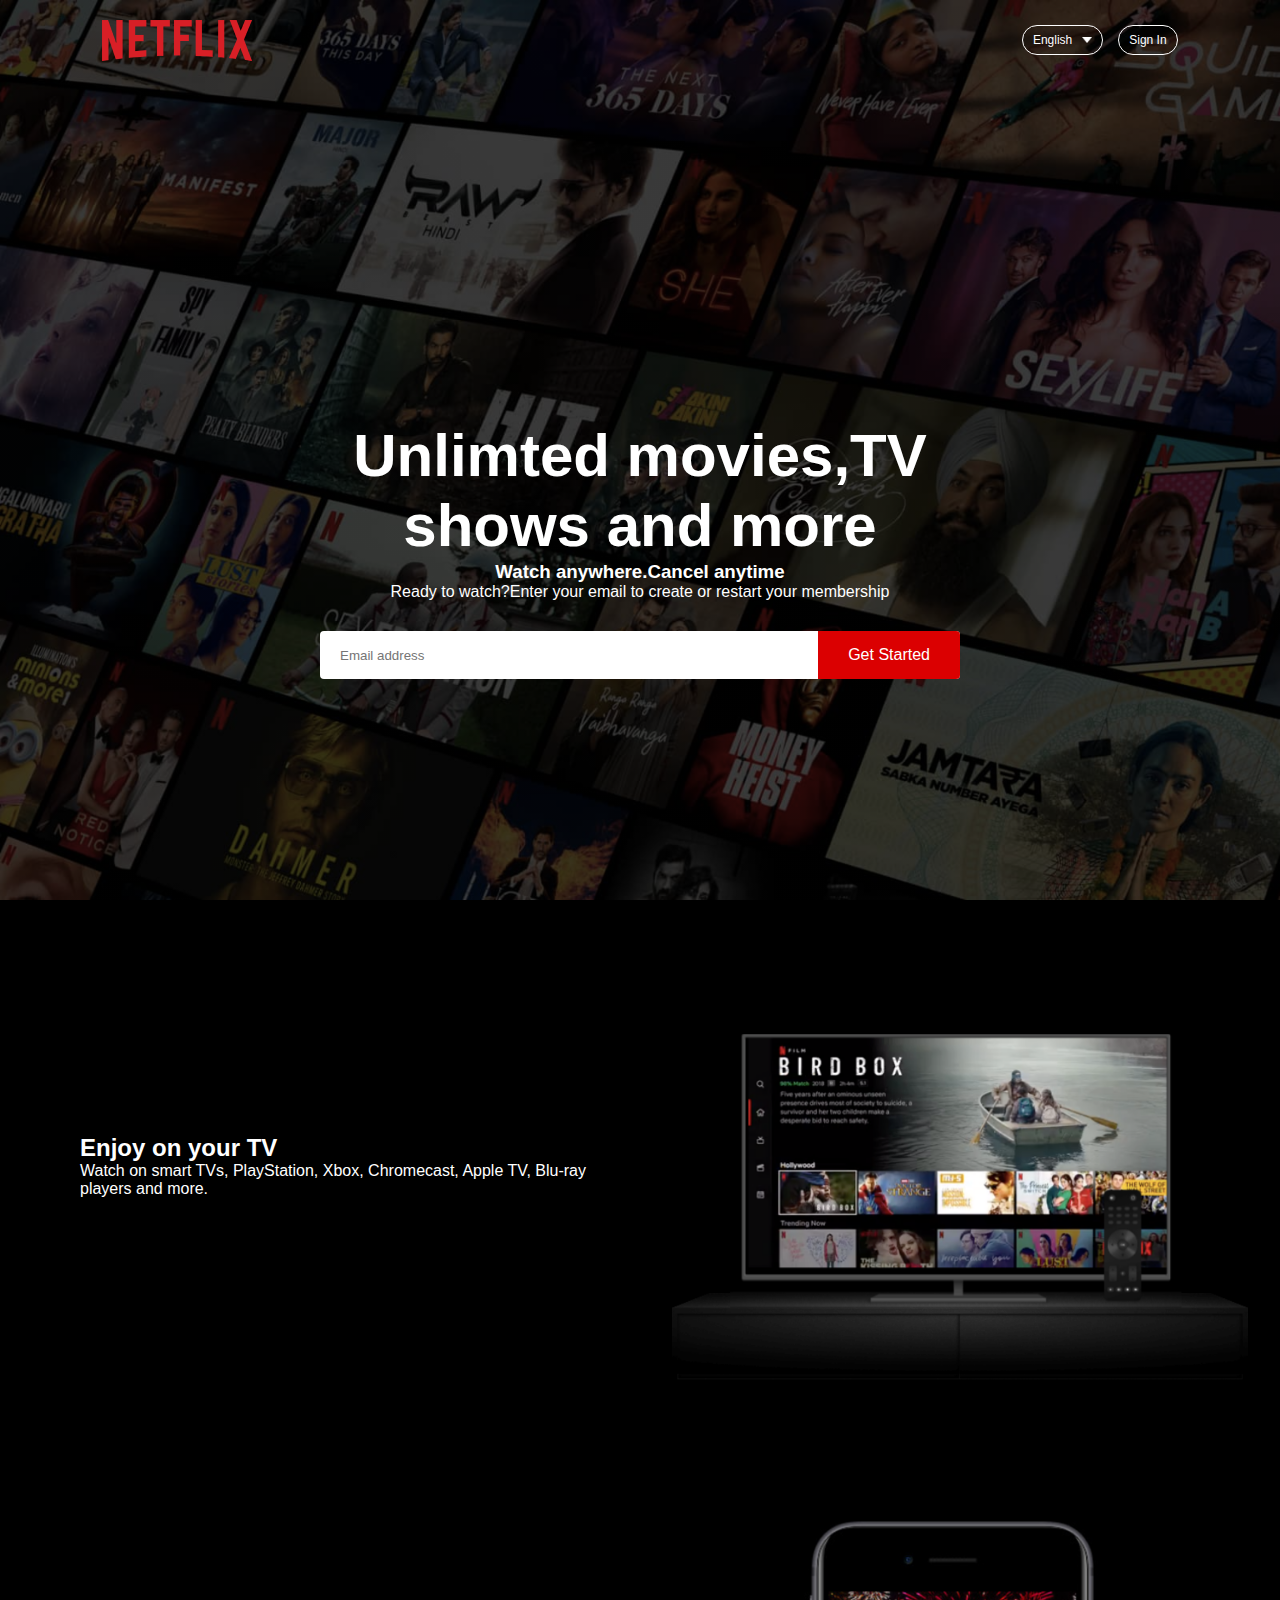
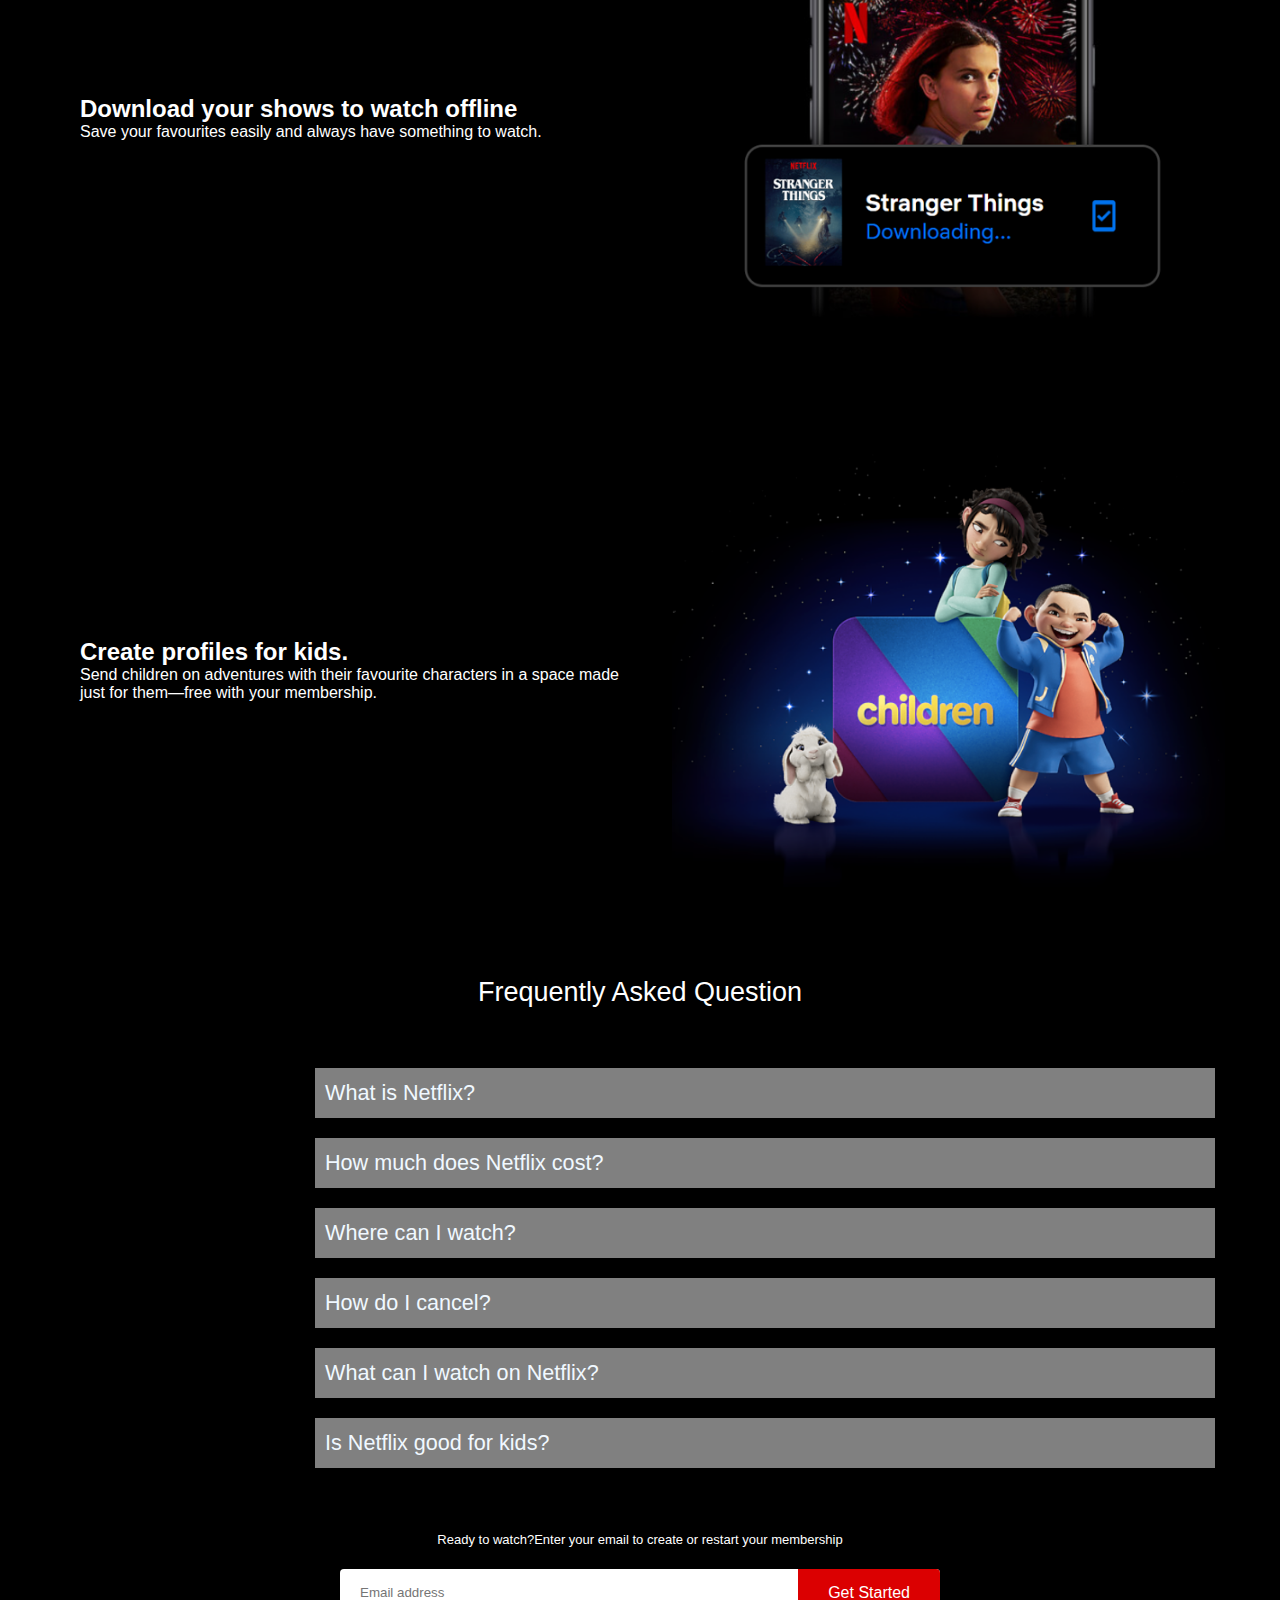
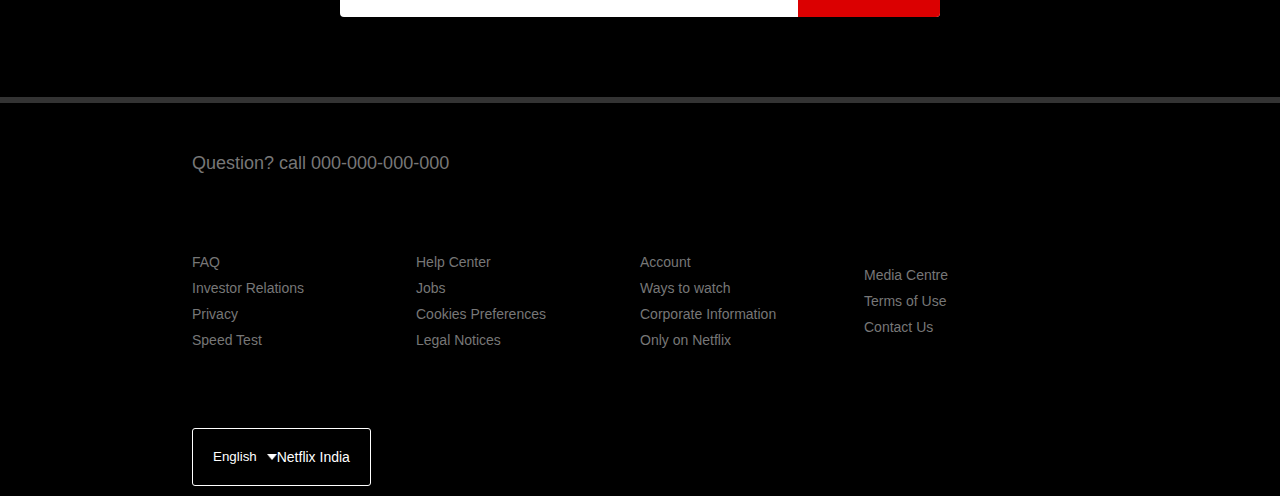
<file: netflix html/index.html>
<!DOCTYPE html>
<html>
<head>
    <meta name="viewport" content="width=device-width , initial-scal=1.0">
    <title>Netflix Website - Aswin</title>
    <link rel ="stylesheet" href="style.css">
</head>
<body>
<div class="header">
    <nav>
        <img src="netflix-img/images/logo.png" class="logo">
        <div>
            <button class="language-btn">English<img src="netflix-img/images/down-icon.png"</button>
            <button class="signin-btn">Sign In  </button>
        </div>
    </nav>
    <div class="header-content">
        <h1>Unlimted movies,TV shows and more</h1>
        <h3>Watch anywhere.Cancel anytime</h3>
        <p>Ready to watch?Enter your email to create or restart your membership</p>
        <form class="email-signup">
            <input type="email" placeholder="Email address" required>
            <button type="submit">Get Started</button>
        </form>
    </div>
</div>

<div class="featuers">
    <div class="row" style="background-color:black;">
        <div class="text-col">
            <h2 style="margin-left:80px;">Enjoy on your TV</h2>
            <p style="margin-left:80px;">Watch on smart TVs, PlayStation, Xbox, Chromecast, Apple TV, Blu-ray players and more.</p>
        </div>
        <div class="img-col">
            <img src="netflix-img/images/feature-1.png" alt="">
        </div>
    </div>
    <div class="row" style="background-color:black;">
        <div class="text-col">
            <h2 style="margin-left:80px;">Download your shows to watch offline</h2>
            <p style="margin-left:80px;">Save your favourites easily and always have something to watch.

            </p>
        </div>
        <div class="img-col">
            <img src="netflix-img/images/feature-2.png" alt="">
        </div>
    </div>
    <div class="row" style="background-color:black;">
        <div class="text-col">
            <h2 style="margin-left:80px;">Create profiles for kids.</h2>
            <p style="margin-left:80px;">Send children on adventures with their favourite characters in a space made just for them—free with your membership.</p>
        </div>
        <div class="img-col">
            <img src="netflix-img/images/feature-4.png" alt="">
        </div>
    </div>
    <div class="faq" style="background-color:black;">
        <h2>Frequently Asked Question</h2>
        <ul class="accordion">
            <div class="g"> <div class="b">
            <div style="color: aliceblue; font-size: larger; font-family:'Gill Sans', 'Gill Sans MT', Calibri, 'Trebuchet MS', sans-serif ;" class="m">What is Netflix?
            </div>
            <div  style="color: aliceblue; font-size: larger; font-family: 'Gill Sans', 'Gill Sans MT', Calibri, 'Trebuchet MS', sans-serif;"class="m">How much does Netflix cost?
            </div>
            <div style="color: aliceblue; font-size: larger; font-family: 'Gill Sans', 'Gill Sans MT', Calibri, 'Trebuchet MS', sans-serif;" class="m">Where can I watch?
            </div>
            <div style="color: aliceblue; font-size: larger; font-family: 'Gill Sans', 'Gill Sans MT', Calibri, 'Trebuchet MS', sans-serif;" class="m">How do I cancel?
            </div>
            <div style="color: aliceblue; font-size: larger; font-family: 'Gill Sans', 'Gill Sans MT', Calibri, 'Trebuchet MS', sans-serif;" class="m">What can I watch on Netflix?</div>
            <div style="color: aliceblue; font-size: larger; font-family: 'Gill Sans', 'Gill Sans MT', Calibri, 'Trebuchet MS', sans-serif;" class="m">Is Netflix good for kids?</div>
        </div>
        </ul>
        <div>
        <small>Ready to watch?Enter your email to create or restart your membership</small>
        <form class="email-signup">
            <input type="email" placeholder="Email address" required>
            <button type="submit">Get Started</button>
        </div>
        </form>
        
    </div>
</div>
<div class="footer" style="background-color:black;">
    <h2>Question? call 000-000-000-000</h2>

    <div class="row">
        <div class="col">
            <a href="#"> FAQ</a>
            <a href="#">Investor Relations</a>
            <a href="#">Privacy</a>
            <a href="#">Speed Test</a>
        </div>
        <div class="col">
            <a href="#"> Help Center</a>
            <a href="#">Jobs</a>
            <a href="#">Cookies Preferences</a>
            <a href="#">Legal Notices</a>
        </div>
        <div class="col">
            <a href="#"> Account</a>
            <a href="#">Ways to watch</a>
            <a href="#">Corporate Information</a>
            <a href="#">Only on Netflix</a>
        </div>
        <div class="col">
            <a href="#"> Media Centre</a>
            <a href="#">Terms of Use</a>
            <a href="#">Contact Us</a>
        </div>
    </div>
    <button class="language-btn" >English<img src="netflix-img/images/down-icon.png"</button>
    <p class="copyright-txt">Netflix India</p>
</div>
</body>
</html>
</file>
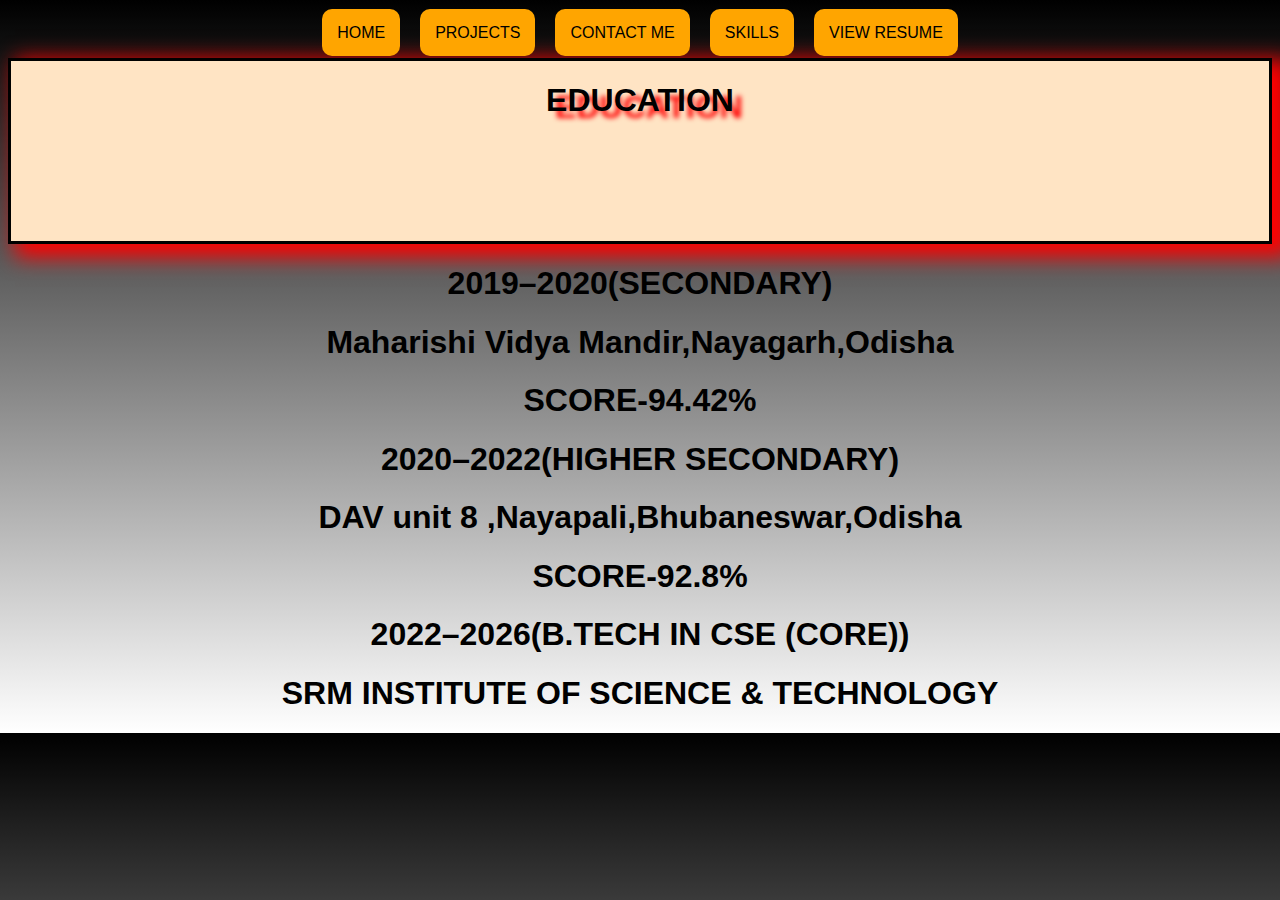
<file: codsoft-portfolio-master/codsoft-portfolio-master/index2.html>
<!DOCTYPE html>
<html lang="en">
<head>
    <meta charset="UTF-8">
    <meta name="viewport" content="width=device-width, initial-scale=1.0">
    <title>ABOUT ME</title>
</head>
<style>
    body{
        background: linear-gradient(black,white);
        font-family: 'Segoe UI', Tahoma, Geneva, Verdana, sans-serif;
        text-align: center;
    }
.me{
    height: 20vh;
    box-shadow: 13px 7px 20px 6px red;
    border: 3px solid;
    text-shadow: 9px 7px 5px red;
    background-color: bisque;
}
nav{
    display: flex;
    justify-content: center;
    gap: 20px;
}
nav p a{
    color:black;
            background-color:orange;
            padding: 15px;
            border-radius: 10px;
            transition: 0.9s;
            text-decoration: none;
            font-family: 'Segoe UI', Tahoma, Geneva, Verdana, sans-serif;
}
nav p a:hover{
            color: black;
            background-color:lightgray ;
            padding: 10px;
        }
</style>
<body>
    <nav>
        <p><a href="index.html">HOME</a></p>
        <p><a href="index3.html">PROJECTS</a></p>
        <p><a href="index5.html">CONTACT ME</a></p>
        <p><a href="index4.html">SKILLS</a></p>
        <p><a href="https://aswinabhinab22.wixsite.com/my-site-4">VIEW RESUME</a></p>
    </nav>
    <div class="me"><h1>EDUCATION</h1></div>

<div class="ml"><H1>2019–2020(SECONDARY)</H1> 
    <H1>Maharishi Vidya Mandir,Nayagarh,Odisha </H1>
        
    <H1> SCORE-94.42% </H1>
    <H1>  2020–2022(HIGHER SECONDARY) </H1>
    <H1>  DAV unit 8 ,Nayapali,Bhubaneswar,Odisha </H1>
        
    <H1> SCORE-92.8% </H1><br</div>
<div class="lo"><H1>  2022–2026(B.TECH IN CSE (CORE))</H1>
    <H1>  SRM INSTITUTE OF SCIENCE & TECHNOLOGY</H1></div>


</H1>
</body>
</html>
</file>
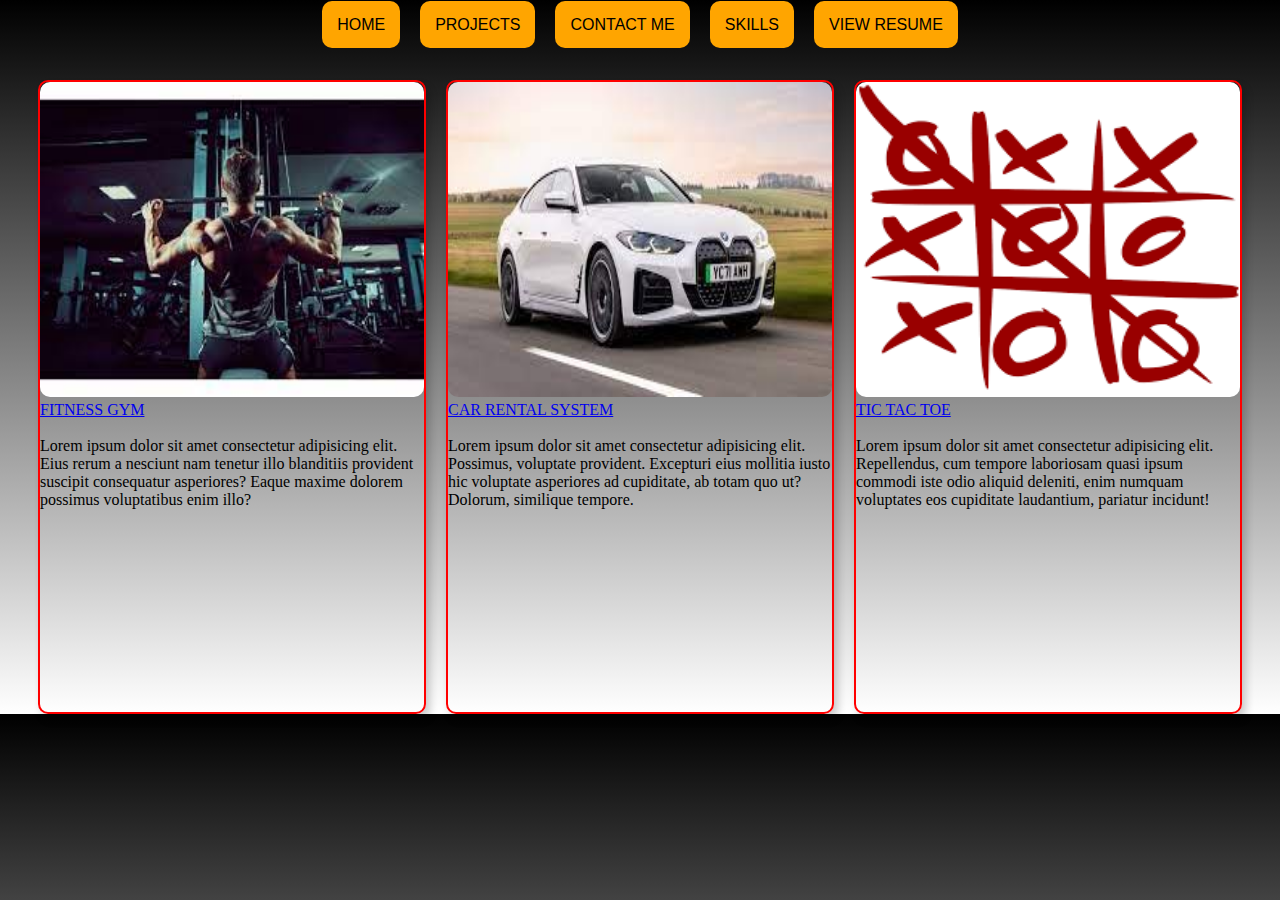
<file: codsoft-portfolio-master/codsoft-portfolio-master/index3.html>
<!DOCTYPE html>
<html lang="en">
<head>
    <meta charset="UTF-8">
    <meta name="viewport" content="width=device-width, initial-scale=1.0">
    <title>MY PROJECTS</title>
</head>
<style>
    body{
        margin: 0;
        padding: 0;
        background: linear-gradient(black,white);
        display: flex;
        flex-direction: column;
        align-items: center;
        justify-content: flex-end;  
    }
    .PR{
        margin-top: 30px;
        width: 30vw;
        height: 70vh;
       border-radius: 10px;
        border: 2px solid red;
        box-shadow: 4px 6px 8px rgba(0,0,0,.2);
      
    }
    nav{
    display: flex;
    justify-content: flex-end;
    flex-direction: row;
    gap: 20px;
}
.lp{
    display: flex;
    gap: 20px;
}
nav p a{
    color:black;
            background-color:orange;
            padding: 15px;
            border-radius: 10px;
            transition: 0.9s;
            text-decoration: none;
            font-family: 'Segoe UI', Tahoma, Geneva, Verdana, sans-serif;
}
nav p a:hover{
            color: black;
            background-color:lightgray ;
            padding: 10px;
        }
        .PR img{
            width: 100%;
            height: 50%;
            border-radius: 10px;
        }
        .lk{
            display: flex;
            justify-content: flex-end;
        }
</style>
<body><div class="lk">
    <nav>
        <p><a href="index.html">HOME</a></p>
        <p><a href="">PROJECTS</a></p>
        <p><a href="">CONTACT ME</a></p>
        <p><a href="">SKILLS</a></p>
        <p><a href="https://aswinabhinab22.wixsite.com/my-site-4">VIEW RESUME</a></p>
    </nav>
</div>
   
   <div class="lp">
    <div class="PR">
<img src="gym.jpeg" alt="">
<a href="https://github.com/Anurag12kaari/Fitness-Gym">FITNESS GYM</a><BR></BR>
Lorem ipsum dolor sit amet consectetur adipisicing elit. Eius rerum a nesciunt nam tenetur illo blanditiis provident suscipit consequatur asperiores? Eaque maxime dolorem possimus voluptatibus enim illo?
    </div>
    <div class="PR">
<img src="car.jpeg" alt="">
<a href="https://github.com/Anurag12kaari/car-rental-system">CAR RENTAL SYSTEM</a> <BR></BR>
Lorem ipsum dolor sit amet consectetur adipisicing elit. Possimus, voluptate provident. Excepturi eius mollitia iusto hic voluptate asperiores ad cupiditate, ab totam quo ut? Dolorum, similique tempore.
    </div>
    <div class="PR">
        <img src="tic.png" alt="">
        <a href="https://github.com/Anurag12kaari/Tic-Tac-Toe">TIC TAC TOE</a> <BR></BR>
        Lorem ipsum dolor sit amet consectetur adipisicing elit. Repellendus, cum tempore laboriosam quasi ipsum commodi iste odio aliquid deleniti, enim numquam voluptates eos cupiditate laudantium, pariatur incidunt!
    </div> 

    </div>
</body>
</html>
</file>
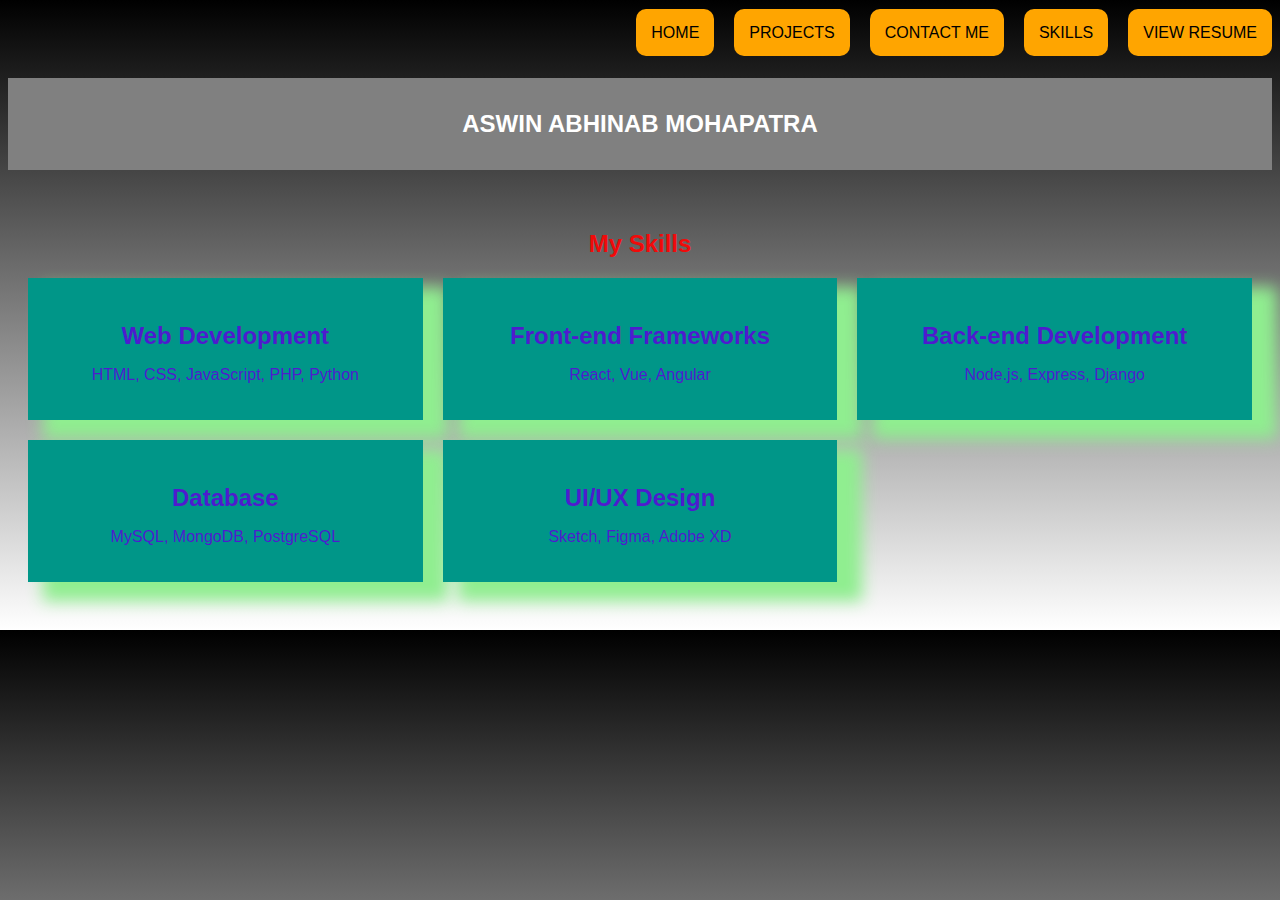
<file: codsoft-portfolio-master/codsoft-portfolio-master/index4.html>
<!DOCTYPE html>
<html lang="en">
<head>
    <meta charset="UTF-8">
    <meta name="viewport" content="width=device-width, initial-scale=1.0">
    <title>Skills</title>
</head>
<style>
   
    body{
        background: linear-gradient(black,white);
    }
    

    
    /* Style the header and navigation */
    header {
        background-color: gray;
        color: #fff;
        padding: 1rem 0;
        margin-top: 20px;
        display: inline-block;
    }
    header:hover{
        background-color: #4e1bce;
        padding: 2rem 0;
    }
    
    .container {
        max-width: 9600px;
        margin: 0 auto;
        padding: 0 20px;
    }
    
    .logo {
        font-size: 24px;
        font-family: 'Segoe UI', Tahoma, Geneva, Verdana, sans-serif;
    }
    
    /* Style the navigation links */
    .nav-links {
        list-style: none;
        text-align: right;
    }
    
    .nav-links li {
        display: inline;
        margin-left: 20px;
    }
    
    .nav-links a {
        text-decoration: none;
        color: #ffffff;
    }
    
    .nav-links .active a {
        font-weight: bold;
        color: #009688;
    }
    
    /* Style the skills section */
    #skills {
        padding: 40px 0;
        text-align: center;
        color: #f10a0a;
    }
    
    .skill-list {
        display: grid;
        grid-template-columns: repeat(auto-fit, minmax(300px, 1fr));
        gap: 20px;
        box-shadow: #f10a0a;
        color: chocolate;
    }
    
    .skill {
        background-color: #009688; /* Colorful background */
        color:   #4e1bce; /* Text color */
        padding: 20px;
        box-shadow: 20px 14px 15px 5px lightgreen;

        font-family: 'Trebuchet MS', 'Lucida Sans Unicode', 'Lucida Grande', 'Lucida Sans', Arial, sans-serif;
    }
    .skill:hover{
        background-color: #000; /* Colorful background */
        color:   #fff; /* Text color */
        padding: 20px;
        box-shadow: 10 10 10px rgba(193, 25, 25, 0.1);
        font-family: 'Trebuchet MS', 'Lucida Sans Unicode', 'Lucida Grande', 'Lucida Sans', Arial, sans-serif;
    }
    
    .skill h3 {
        font-size: 24px;
        margin-bottom: 10px;
    }
    body {
        font-family: Arial, sans-serif;
       background-color: antiquewhite;
    display: flex;
    justify-content: flex-end;
    background-color: #f2f2f2;
        font-family: Impact, Haettenschweiler, 'Arial Narrow Bold', sans-serif;
        color: blue;
        flex-direction: column;
    }
    nav{
    display: flex;
    justify-content: flex-end;
    flex-direction: row;
    gap: 20px;
}
nav p a{
    color:black;
            background-color:orange;
            padding: 15px;
            border-radius: 10px;
            transition: 0.9s;
            text-decoration: none;
            font-family: 'Segoe UI', Tahoma, Geneva, Verdana, sans-serif;
}
nav p a:hover{
            color: black;
            background-color:lightgray ;
            padding: 10px;
        }
 </style>
<body>
    <nav>
        <p><a href="index.html">HOME</a></p>
        <p><a href="">PROJECTS</a></p>
        <p><a href="">CONTACT ME</a></p>
        <p><a href="">SKILLS</a></p>
        <p><a href="https://aswinabhinab22.wixsite.com/my-site-4">VIEW RESUME</a></p>
    </nav>
 <style>
        /* Reset some default styles */
   
</style>
<body>
    <header>
        <nav>
            <span class="container">
                <h1 class="logo">ASWIN ABHINAB MOHAPATRA</h1>
            </span>
        </nav>
    </header>

    <section id="skills">
        <div class="container">
            <h2>My Skills</h2>
            <div class="skill-list">
                <div class="skill">
                    <h3>Web Development</h3>
                    <p>HTML, CSS, JavaScript, PHP, Python</p>
                </div>
                <div class="skill">
                    <h3>Front-end Frameworks</h3>
                    <p>React, Vue, Angular</p>
                </div>
                <div class="skill">
                    <h3>Back-end Development</h3>
                    <p>Node.js, Express, Django</p>
                </div>
                <div class="skill">
                    <h3>Database</h3>
                    <p>MySQL, MongoDB, PostgreSQL</p>
                </div>
                <div class="skill">
                    <h3>UI/UX Design</h3>
                    <p>Sketch, Figma, Adobe XD</p>
                </div>
            </div>
        </div>
    </section>

</body>
</html>
</file>
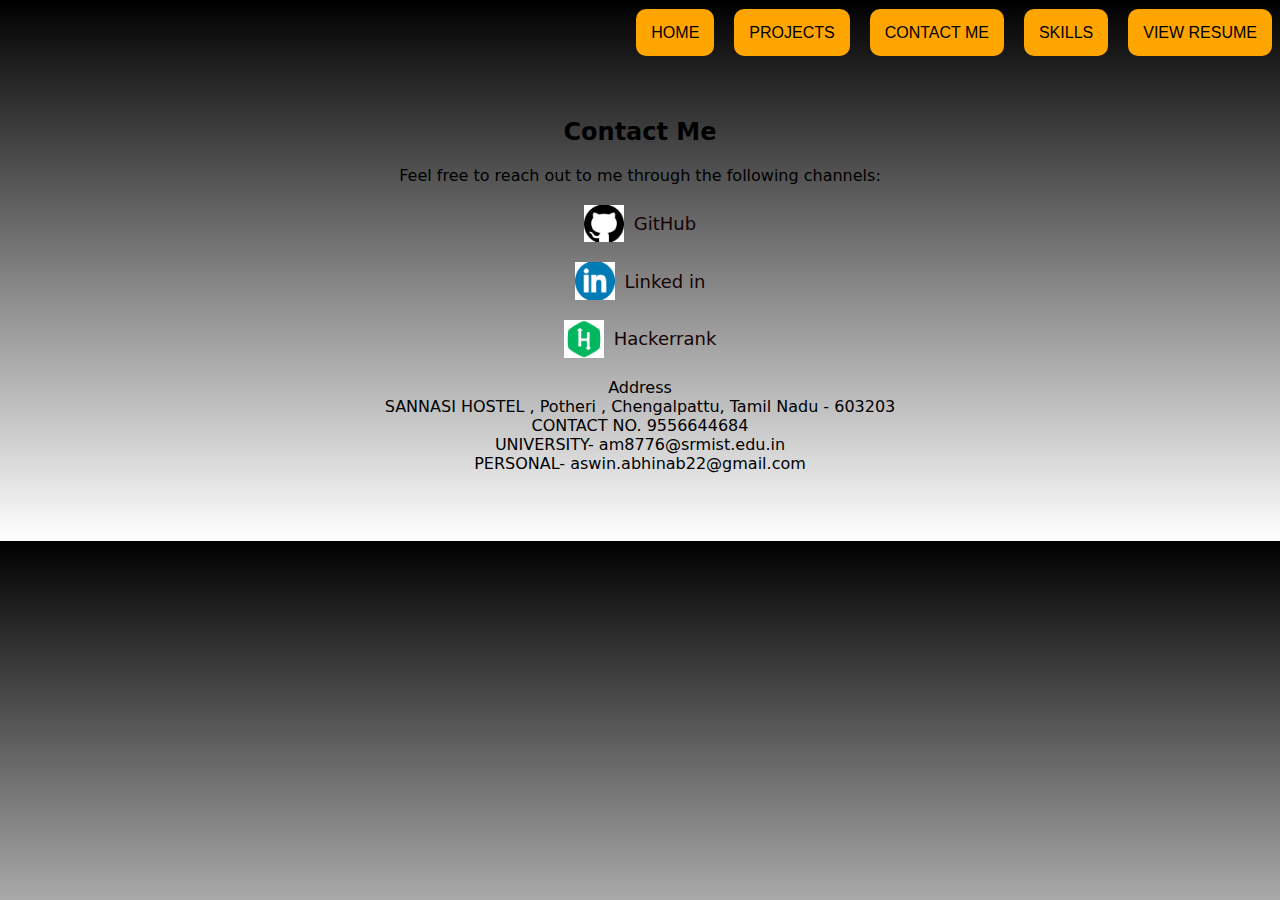
<file: codsoft-portfolio-master/codsoft-portfolio-master/index5.html>
<!DOCTYPE html>
<html lang="en">
<head>
    <meta charset="UTF-8">
    <meta name="viewport" content="width=device-width, initial-scale=1.0">
    <title>Contact ME</title>
</head>
<style> 
   body {
    font-family: Arial, sans-serif;
   background: linear-gradient(black,white);
display: flex;
justify-content: flex-end;
flex-direction: column;
}
.container {
    max-width: 960px;
    margin: 0 auto;
    padding: 0 20px;
    font-family: system-ui, -apple-system, BlinkMacSystemFont, 'Segoe UI', Roboto, Oxygen, Ubuntu, Cantarell, 'Open Sans', 'Helvetica Neue', sans-serif;
}

.logo {
    font-size: 24px;
}

/* Style the navigation links */
.nav-links {
    list-style: none;
    text-align: right;
}

.nav-links li {
    display: inline;
    margin-left: 20px;
}

.nav-links a {
    text-decoration: none;
    color: #fff;
}

.nav-links .active a {
    font-weight: bold;
    color: #0f1414;
}

/* Style the contact section */
#contact {
    padding: 40px 0;
    text-align: center;
}

.contact-list {
    list-style: none;
    padding: 0;
}

.contact-list li {
    margin: 20px 0;
}

.contact-list a {
    text-decoration: none;
    color: #160303;
    display: flex;
    align-items: center;
    justify-content: center;
    font-size: 18px;
}

.contact-list img {
    width: 40px;
    margin-right: 10px;
}
nav{
display: flex;
justify-content: flex-end;
flex-direction: row;

gap: 20px;
}
nav p a{
color:black;
        background-color:orange;
        padding: 15px;
        border-radius: 10px;
        transition: 0.9s;
        text-decoration: none;
        font-family: 'Segoe UI', Tahoma, Geneva, Verdana, sans-serif;
}
nav p a:hover{
        color: black;
        background-color:lightgray ;
        padding: 10px;
    }
</style>
<body>
    <nav>
        <p><a href="index.html">HOME</a></p>
        <p><a href="index3.html">PROJECTS</a></p>
        <p><a href="index5.html">CONTACT ME</a></p>
        <p><a href="index4.html">SKILLS</a></p>
        <p><a href="https://aswinabhinab22.wixsite.com/my-site-4">VIEW RESUME</a></p>
    </nav>
    <section id="contact">
        <div class="container">
            <h2>Contact Me</h2>
            <p>Feel free to reach out to me through the following channels:</p>
            <ul class="contact-list">

                <li>
                    <a href="https://github.com/Aswin-004" target="_blank">
                        <img src="[data-uri]" alt="GitHub"> GitHub
                    </a>
                </li>

                <li>
                    <a href="https://www.linkedin.com/in/aswin-abhinab-mohapatra-8a0ab3251/">
                        <img src="[data-uri]" alt="Email">Linked in
                    </a>
                </li>
                <li>
                    <a href="https://www.hackerrank.com/profile/am8776">
                        <img src="[data-uri]" alt="Email">Hackerrank 
                    </a>
                </li>
                
                <li>Address
                    <br>
                  



SANNASI HOSTEL , Potheri , Chengalpattu, Tamil Nadu - 603203
<br>

 CONTACT NO. 9556644684
<br>
UNIVERSITY-
am8776@srmist.edu.in
<br>
 PERSONAL-
aswin.abhinab22@gmail.com


                    
                </li>
            </ul>
        </div>
    </section>
</body>
</html>
</file>
<file: netflix html/style.css>
*{
    margin: 0;
    padding: 0;
    font-family: 'Poppins', sans-serif;
    box-sizing: border-box;
}
body{
    background: color #000; ;
    color: #ffffff ;
}
.header{
    width: 100%;
    height: 100vh;
    background-image: linear-gradient(rgba(0,0,0,0.7),rgba(0,0,0,0.7)),url( netflix-img/images/header-image.png);
    background-size: cover;
    background-position: center;
    padding: 10px 8%;
    position: relative;
}

nav{
    display: flex;
    align-items: center;
    justify-content: space-between;
    padding: 10px 0;
}

.logo{
    width: 150px;
    cursor: pointer;
}

nav button{
    border: 0;
    outline: 0;
    background: #db0001;
    color: #ffffff;
    padding: 7px 20px;
    font-size: 12px;
    border-radius: 20px;
    margin-left: 15px;
    cursor: pointer;
}
.language-btn{
    display: inline-flex;
    align-items:center;
    background: transparent;
    border: 1px solid #fff;
    padding: 7px 10px;
}

.language-btn img{
    width: 10px;
    margin-left: 10px;
}

.signin-btn{
    display: inline-flex;
    align-items:center;
    background: transparent;
    border: 1px solid #fff;
    padding: 7px 10px;
    
}
.header-content{
    position: absolute;
    left: 50%;
    top: 50%;
    transform: translate(-50%,-50%);
    text-align: center;
    margin-top: 100px;
}

.header-content h1{
    font-size: 60px;
    line-height: 70px;
    font-weight: 600;
    max-width:  650 ;
}
header-content h3{
    font-weight: 400;
    margin-bottom: 20px;
}
.email-signup{
    background: #fff;
    border-radius: 4px;
    display: flex;
    align-items: center;
    margin-top: 30px;
    overflow: hidden;
}
.email-signup input{
    flex: 1;
    border: 0 ;
    outline: 0;
    margin-left: 20px;
}
.email-signup button{
    background: #db0001;
    border: 0;
    outline: 0;
    color: #fff;
    font-size: 16px;
    cursor: pointer;
    padding: 15px 30px;
}

/*--------------------features-------------------*/
.features{
    padding: 50px 12%;
    font-size: 22px;
}
.row{
    display: flex;
    width: 100%;
    align-items: center;
    flex-wrap: wrap;
    padding: 50px 0;
}

.text-col{
    flex-basis: 50%;
    margin-bottom: 20px;
}
.img-col{
    flex-basis: 50%;
    margin-bottom: 20px;
}
.img-col img{
    display: block;
    width: 90%;
    margin: auto;
}
.faq{
    padding: 20px 12%;
    text-align: center;
    font-size: 18px;
}
.faq h2{
    font-weight: 500;
    font-size: 40;
}
.accordion{
    margin: 60px auto;
    width: 100%;
    max-width: 750px;
}
.accordion li{
    list-style: none;
    width: 100%;
    padding: 5px;
}

.accordion li label{
    display: flex;
    align-items: center;
    padding: 20px;
    font-size: 18px;
    font-weight: 500;
    background: #ffffff;
    margin-bottom: 2px;
    cursor: pointer;
    position: relative;
}

label::after{
    content: '+';
    font-size: 34px;
    position: absolute;
    right: 20px;
    transition: transform 0.5s;
}
input[type="radio"]{
    display: none;
}

.faq .email-signup{
    max-width: 600px;
    margin: 20px auto 60px;
}
.faq small{
    font-size: 13px;
}

.footer{
    padding: 50px 15% 10px;
    border-top: 6px solid #333;
    color: #777;
}
.footer h2{
    font-size: 18px;
    font-weight: 400;
    margin-bottom: 30px;
}
.footer .col{
    flex-basis: 25%;
    flex-grow: 1;
    margin-bottom: 20px;
}

.footer .col a{
    display: block;
    text-decoration: none;
    color: #777;
    font-size: 14px;
    margin-bottom: 10px;
}
.footer.row{
    align-items: flex-start;
    padding: 10px 0;
}
.footer .language-btn{
    color: #fff;
    padding: 10px 20px;
    border-radius: 3px ;
}

.copyright-txt{
    font-size: 14px;
    align-items: flex-start;
    margin-top: 10px;
    margin-bottom: 10px;
}

.m {
    margin-left:50px;
    margin-top: 20px;
    margin-bottom: 10px;
    height: 50px;
    width: 900px;
    background-color: gray;
    display: flex;
    align-items: center;
    font-size: larger;
    transition: 1.5s;
    padding: 10px;
}

.m:hover {
    background-color: rgb(255, 0, 0);
}
</file>
